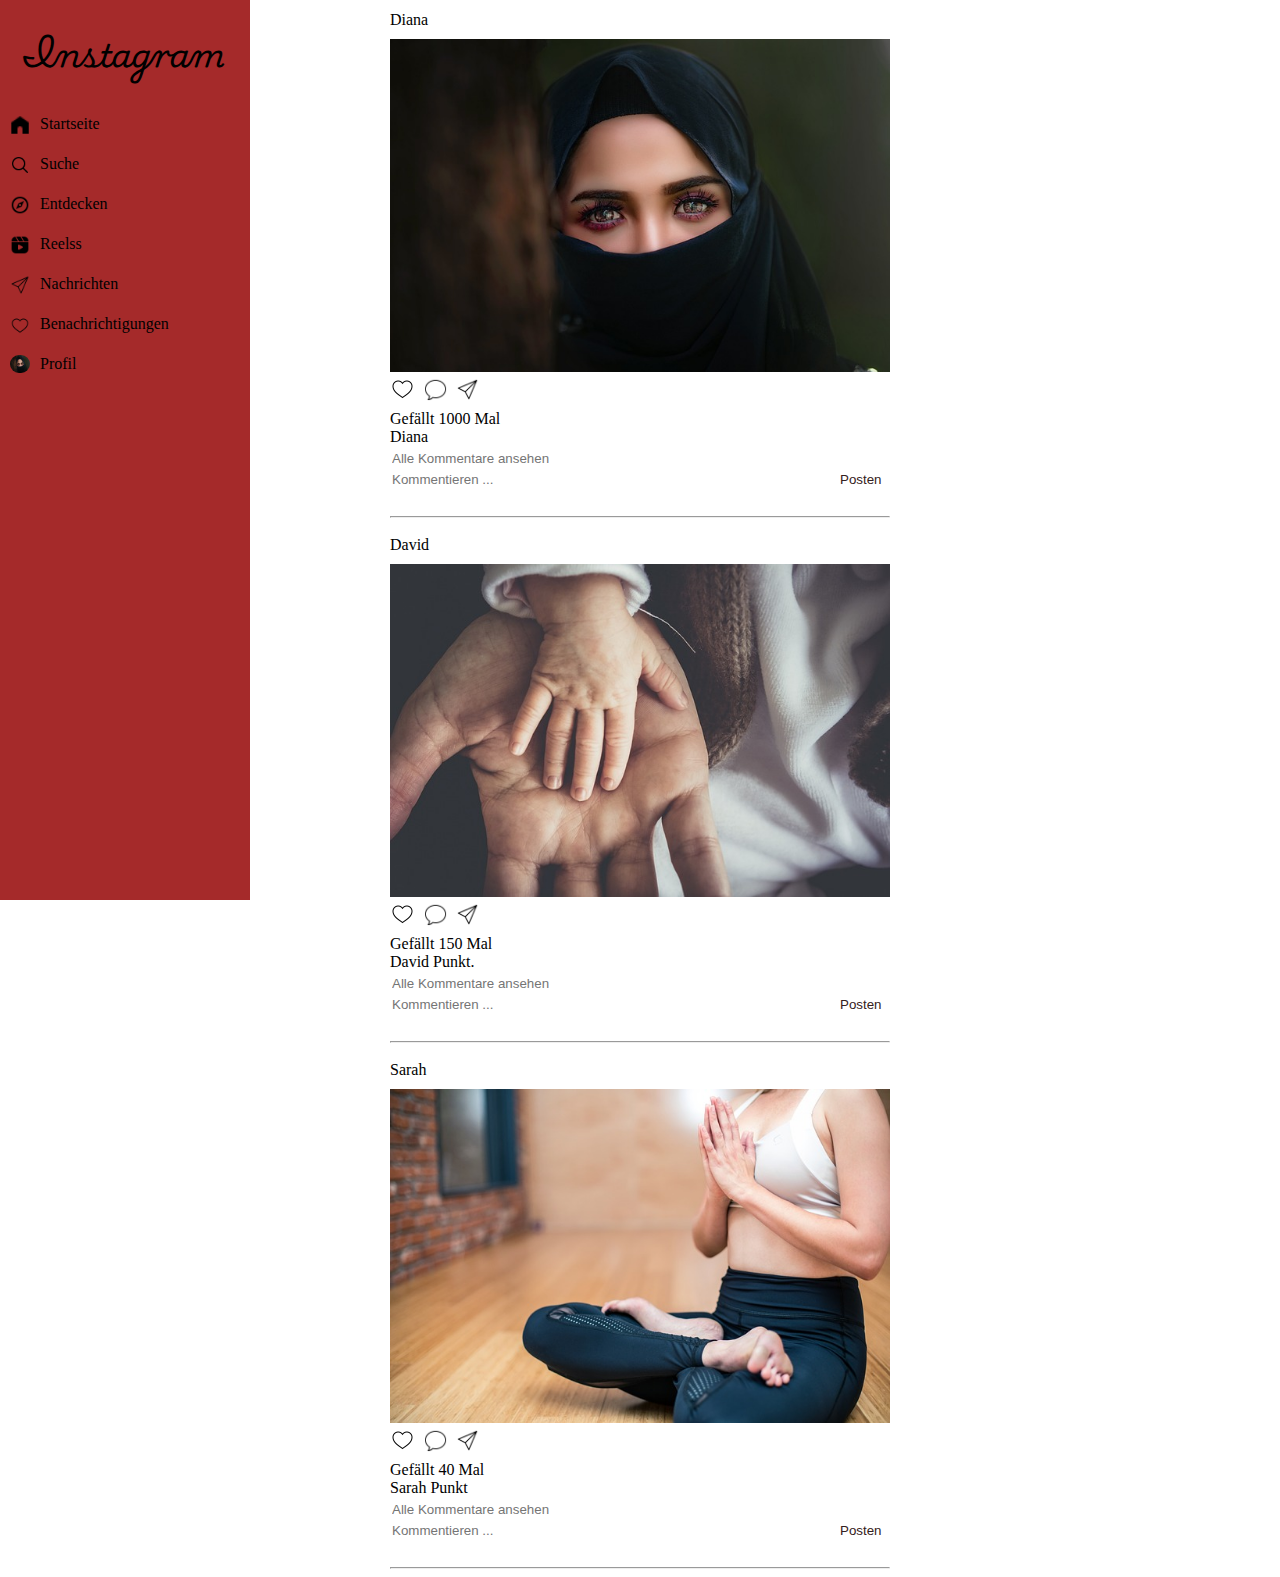
<file: index.html>
<!DOCTYPE html>
<html lang="en">
  <head>
    <meta charset="UTF-8" />
    <meta name="viewport" content="width=device-width, initial-scale=1.0" />
    <title>Instagram</title>
    <link rel="icon" type="image/x-icon" href="./img/instagram.png" />
    <link rel="preconnect" href="https://fonts.googleapis.com" />
    <link rel="preconnect" href="https://fonts.gstatic.com" crossorigin />
    <link
      href="https://fonts.googleapis.com/css2?family=Playwrite+MX:wght@100..400&display=swap"
      rel="stylesheet"
    />
    <link rel="stylesheet" href="style.css" />
    <script src="script.js"></script>
  </head>
  <body onload="render()">
    <!-- <div w3-include-html="templats/sidebar.html"></div> -->
    <div class="sidebar">
      <div>
        <h1>Instagram</h1>
        <a href="#"><img class="icons" src="img/home.png" /> Startseite</a>
        <a href="#"><img class="icons" src="img/search.png" />Suche</a>
        <a href="#"><img class="icons" src="img/compass.png" />Entdecken</a>
        <a href="#"><img class="icons" src="img/reels.png" />Reelss</a>
        <a href="#"><img class="icons" src="img/icon-sent.png" />Nachrichten</a>
        <a href="#"
          ><img class="icons" src="img/herz-icon.png" />Benachrichtigungen</a
        >
        <a href="#"><img class="icons hijab" src="img/hijab.jpg" />Profil</a>
      </div>
    </div>
    <div class="main-container">
      <div id="content"></div>
    </div>
  </body>
</html>
</file>
<file: style.css>
/* .first-section {
  position: relative;
  width: 100%;
  max-width: 650px;
} */
body {
  margin: 0;
}
.main-container {
  display: flex;
  justify-content: center;
}
#header {
  display: flex;
  gap: 10px;
}
#content {
  display: flex;
  flex-direction: column;
  align-items: center;
  padding: 1px 16px;
  height: 1000px;
}
.name {
  padding-top: 10px;
  padding-bottom: 10px;
}
.image {
  width: 500px;
  max-width: 100%;
}
.heart-icon {
  height: 25px;
  padding-bottom: 5px;
  cursor: pointer;
}
.icon {
  height: 23px;
  padding-bottom: 5px;
  padding-left: 5px;
  cursor: pointer;
}
input {
  width: 88%;
  padding-top: 5px;
  border: none;
  outline: none;
}
.postbutton {
  cursor: pointer;
  margin-bottom: 20px;
  border: none;
  color: #342020;
  background-color: white;
}
/* .seperator {
  margin-top: 0;
  border-style: solid;
  border-color: gainsboro;
  border-width: 0.5px;
  margin-inline-end: 0;
  margin-inline-start: 250px;
  height: 100vh;
} */
.sidebar {
  margin: 0;
  padding: 0;
  width: 250px;
  position: fixed;
  background-color: brown;
  height: 100%;
  overflow: auto;
}
.sidebar a {
  display: block;
  color: black;
  padding: 10px;
  text-decoration: none;
  display: flex;
  text-align: center;
  gap: 10px;
}
h1 {
  margin-left: 20px;
  font-family: "Playwrite MX", cursive;
  font-optical-sizing: auto;
}
.icons {
  width: 20px;
}
.hijab {
  border-radius: 10px;
}
.seperator {
  border-right-style: solid;
  border-right-color: gainsboro;
  height: 100vh;
}
</file>
